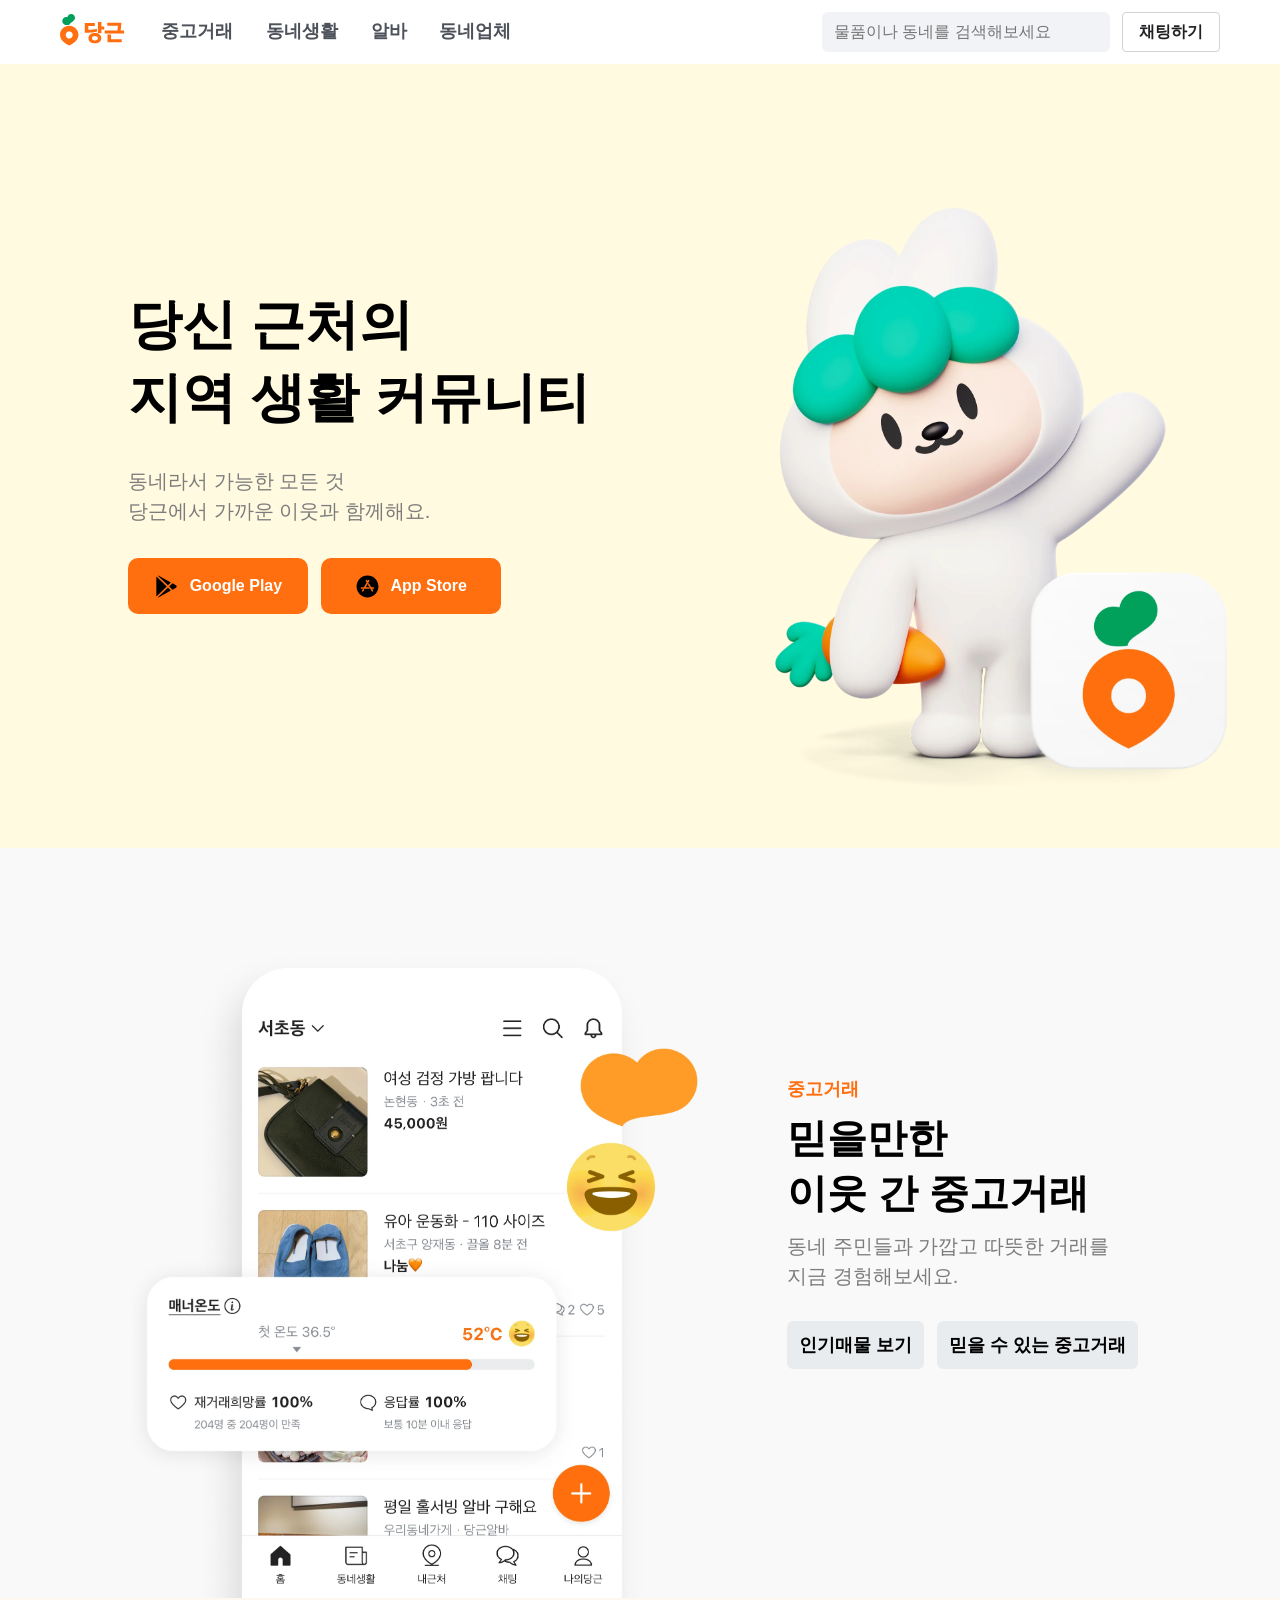
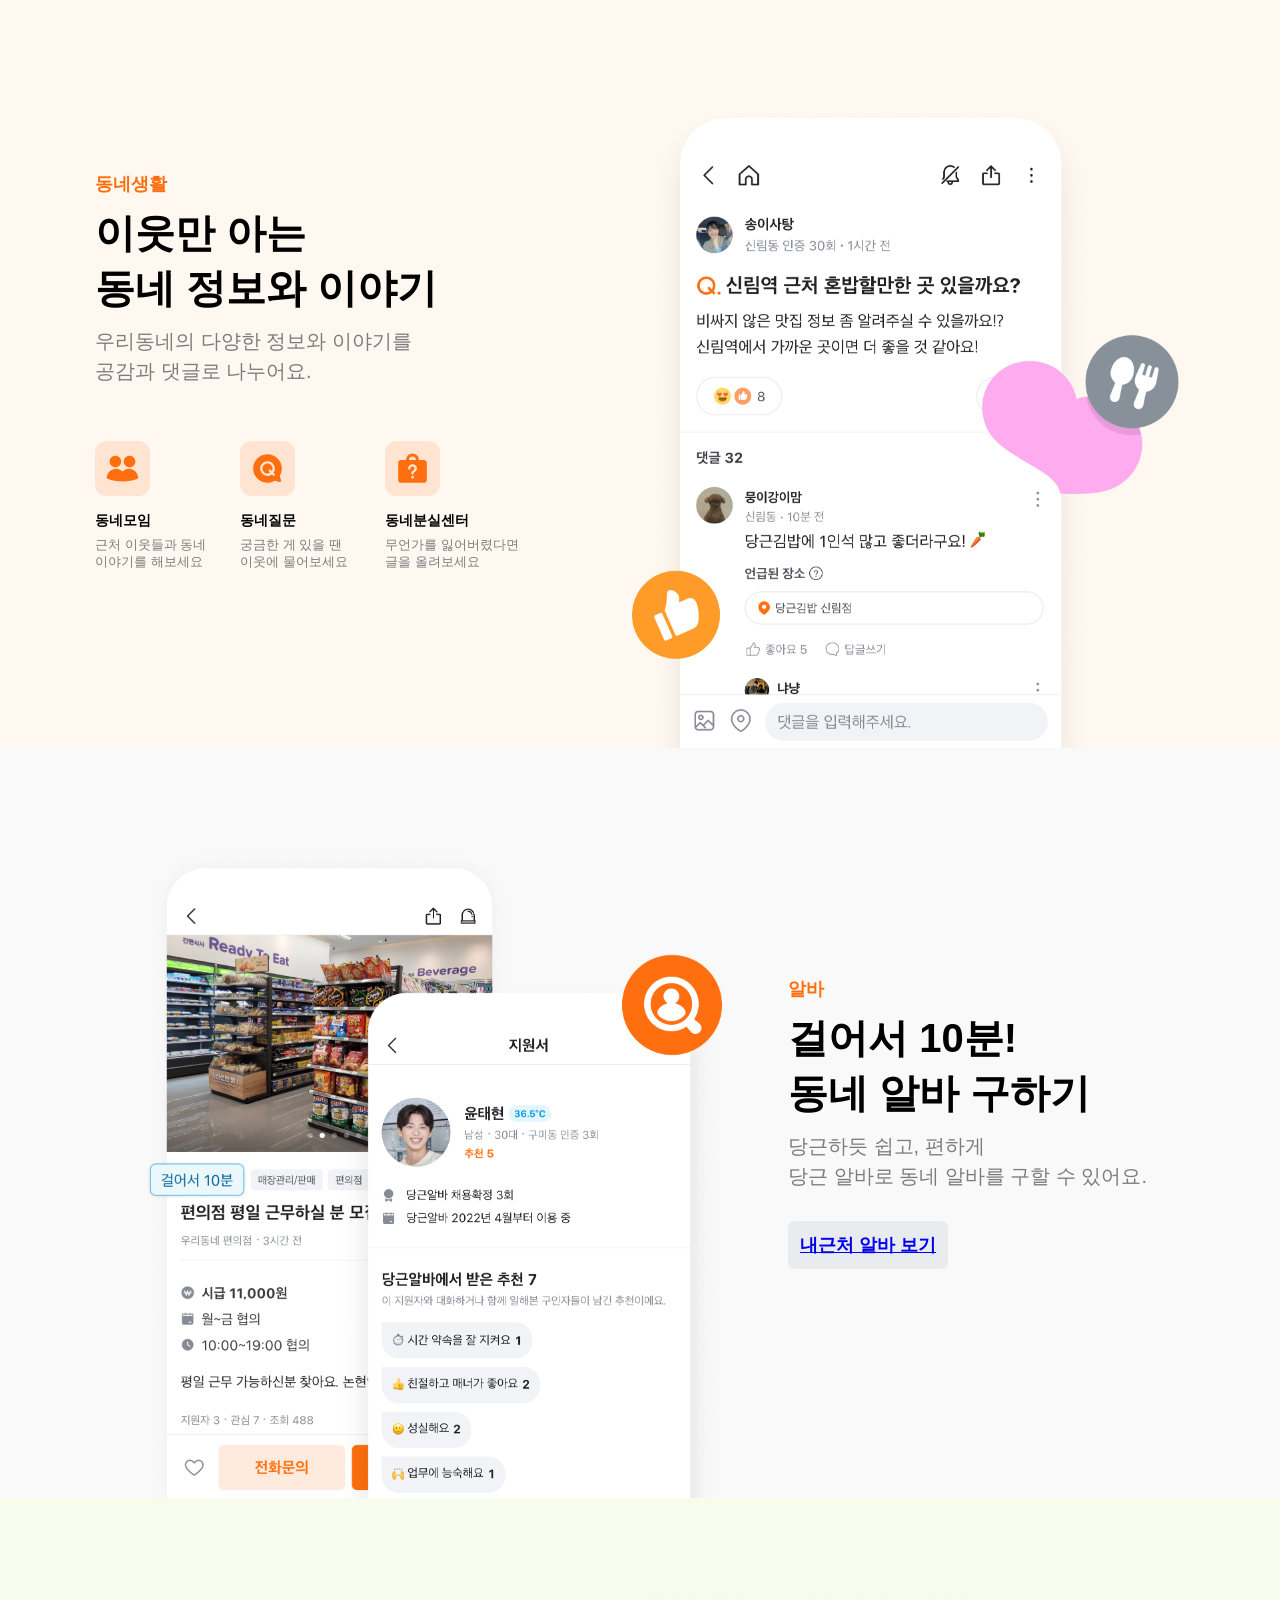
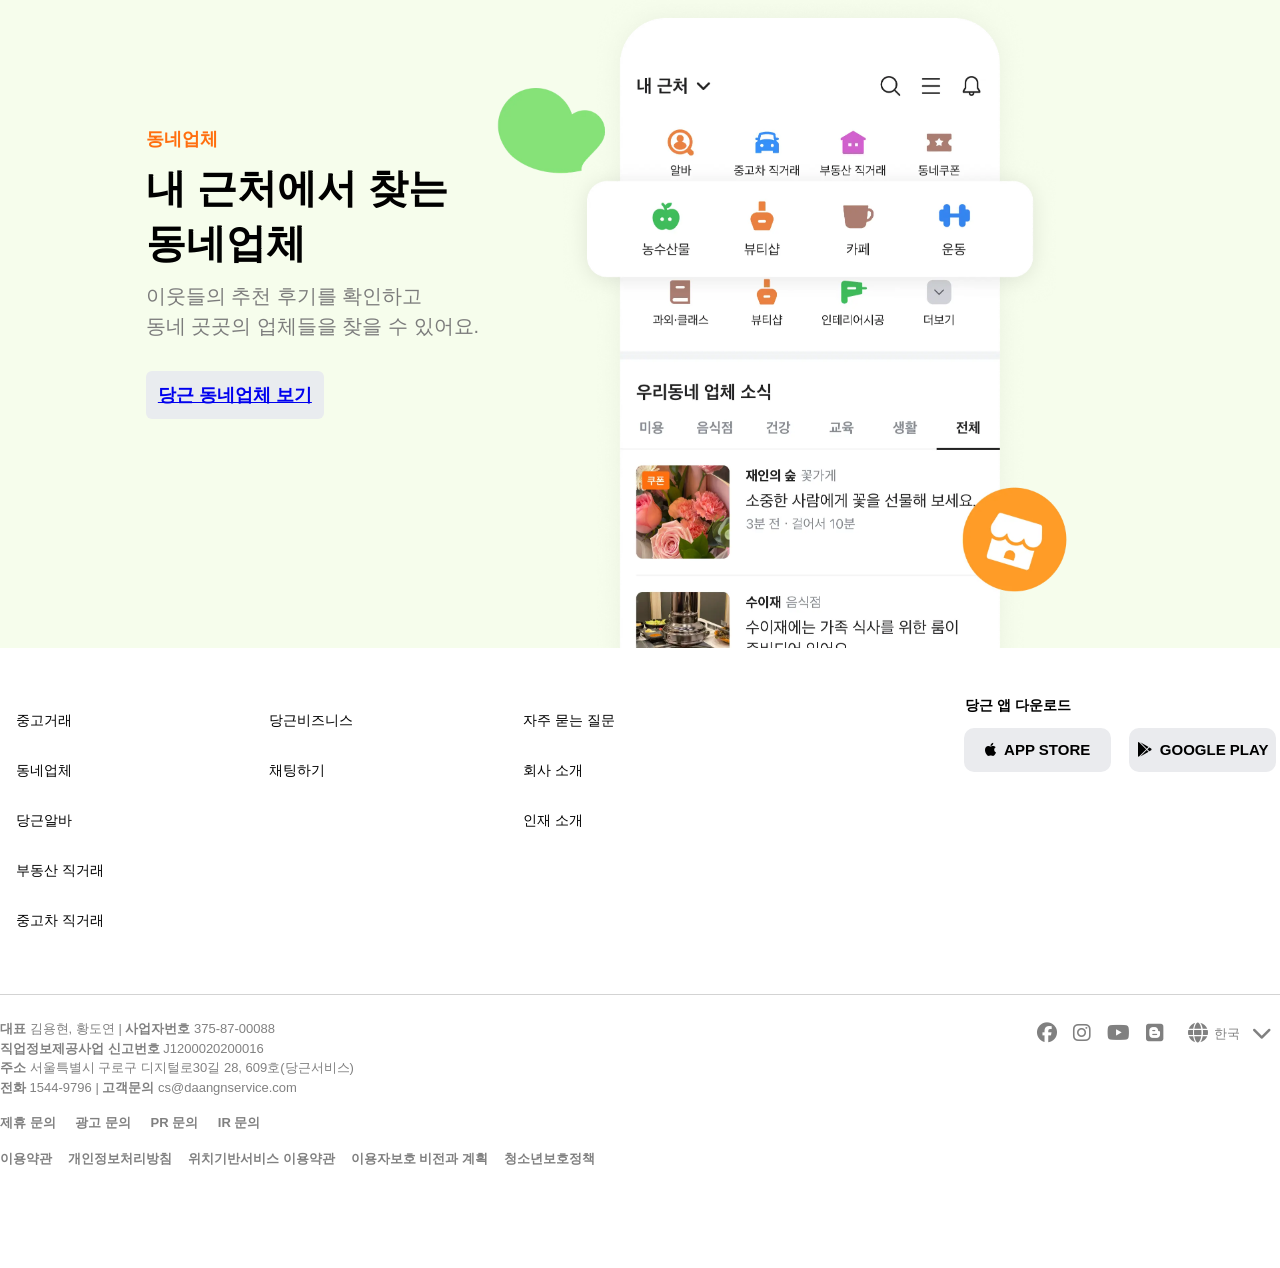
<file: index.html>
<!doctype html>
<html lang="ko">
  <head>
    <meta charset="UTF-8" />
    <meta name="viewport" content="width=device-width, initial-scale=1.0" />
    <title>당신 근처의 당근</title>
    <link
      rel="icon"
      type="image/x-icon"
      href="https://d1unjqcospf8gs.cloudfront.net/favicon_rebrand.ico"
    />
    <link
      rel="stylesheet"
      href="https://cdnjs.cloudflare.com/ajax/libs/font-awesome/6.5.1/css/all.min.css"
      integrity="sha512-DTOQO9RWCH3ppGqcWaEA1BIZOC6xxalwEsw9c2QQeAIftl+Vegovlnee1c9QX4TctnWMn13TZye+giMm8e2LwA=="
      crossorigin="anonymous"
      referrerpolicy="no-referrer"
    />
    <link rel="stylesheet" type="text/css" href="./index.css" />
  </head>

  <body>
    <header class="header">
      <div class="header_line">
        <a class="header_logo" href="">
          <svg
            width="65"
            height="36"
            viewBox="0 0 65 36"
            fill="none"
            xmlns="http://www.w3.org/2000/svg">
            <g clip-path="url(#clip0_47_13130)">
              <path
                d="M9.23186 11.6511C4.1335 11.6511 0 15.6932 0 20.7962C0 27.847 9.25838 31.5884 9.23186 31.5783C9.20661 31.5884 18.4637 27.847 18.4637 20.7962C18.4637 15.6969 14.3302 11.6511 9.23186 11.6511ZM9.23186 24.4985C8.54053 24.498 7.86486 24.2924 7.2903 23.9079C6.71573 23.5233 6.26807 22.977 6.00391 22.338C5.73975 21.6991 5.67096 20.9961 5.80623 20.318C5.9415 19.6399 6.27476 19.0171 6.76388 18.5285C7.25299 18.0398 7.87599 17.7072 8.55411 17.5726C9.23223 17.438 9.93502 17.5076 10.5736 17.7725C11.2122 18.0374 11.7579 18.4857 12.1418 19.0608C12.5256 19.6359 12.7304 20.3119 12.7301 21.0034C12.731 21.4632 12.6411 21.9187 12.4656 22.3437C12.2901 22.7687 12.0325 23.1549 11.7075 23.4802C11.3825 23.8055 10.9966 24.0634 10.5718 24.2392C10.1469 24.415 9.69161 24.5053 9.23186 24.5048V24.4985Z"
                fill="#FF6F0F"
              ></path>
              <path
                d="M11.3103 0C9.15573 0 7.6554 1.50565 7.41923 3.28415C4.54738 2.4909 2.29688 4.67359 2.29688 7.07354C2.29688 8.9114 3.55978 10.3956 5.24324 10.8781C6.60087 11.2659 9.04586 10.9766 9.04586 10.9766C9.03323 10.383 9.58007 9.73118 10.4237 9.13751C12.8232 7.44996 14.6999 6.65419 14.9891 4.35276C15.2922 1.94523 13.5052 0 11.3103 0Z"
                fill="#00A05B"
              ></path>
              <path
                d="M36.7873 14.8305C34.8374 15.4431 31.4616 15.769 28.2905 15.769V11.9114H34.8399V9.03906H24.7783V18.8208C30.2808 18.8208 35.0849 18.1576 37.1132 17.5298L36.7873 14.8305Z"
                fill="#FF6F0F"
              ></path>
              <path
                d="M41.4104 7.89453H37.9033V19.1402H41.4104V15.6148H44.2393V12.5467H41.4104V7.89453Z"
                fill="#FF6F0F"
              ></path>
              <path
                d="M34.8969 19.1138C31.1814 19.1138 28.4561 21.1613 28.4561 24.1663C28.4561 27.1713 31.1839 29.2188 34.8969 29.2188C38.6098 29.2188 41.3377 27.17 41.3377 24.1663C41.3377 21.1626 38.6124 19.1138 34.8969 19.1138ZM34.8969 26.4058C33.2223 26.4058 31.9657 25.6025 31.9657 24.1613C31.9657 22.72 33.2223 21.9179 34.8969 21.9179C36.5715 21.9179 37.8281 22.7213 37.8281 24.1613C37.8281 25.6012 36.5728 26.4058 34.8969 26.4058Z"
                fill="#FF6F0F"
              ></path>
              <path
                d="M51.0698 20.6055H47.4844V28.2133H61.735V25.202H51.0698V20.6055Z"
                fill="#FF6F0F"
              ></path>
              <path
                d="M61.2902 8.83301H47.3224V11.8443H57.7692C57.7692 12.5921 57.8046 14.3706 57.4623 16.3916H44.6514V19.5065H64.1002V16.3966H60.6347C61.0995 13.8426 61.2321 11.8519 61.2902 8.83301Z"
                fill="#FF6F0F"
              ></path>
            </g>
          </svg>
        </a>
        <nav class="header_menu">
          <a class="carrot_list" href="#body_service_title1">중고거래</a>
          <a class="carrot_list" href="#body_service_title2">동네생활</a>
          <a class="carrot_list" href="#body_service_title3">알바</a>
          <a class="carrot_list" href="#body_service_title4">동네업체</a>
        </nav>
        <form class="search_box">
          <input class="search" placeholder="물품이나 동네를 검색해보세요" />
        </form>
        <button type="button" id="chat_button">채팅하기</button>
      </div>
    </header>

    <section id="header" class="header-container">
      <div class="header-content">
        <div class="header-text-box">
          <h1 class="title">
            당신 근처의 <br />
            지역 생활 커뮤니티
          </h1>
          <p class="des">
            동네라서 가능한 모든 것 <br />
            당근에서 가까운 이웃과 함께해요.
          </p>
        </div>

        <div class="buttons">
          <a target="_blank" class="button" href="#">
            <img
              class="button-img"
              alt="Google Play"
              src="./images/playstore-logo.svg"
            />
            <span class="button-text">Google Play</span>
          </a>
          <a target="_blank" class="button" href="#">
            <img
              class="button-img"
              alt="App store"
              src="./images/appstore-logo.svg"
            />
            <span class="button-text">App Store</span>
          </a>
        </div>

        <div class="main-image-container">
            <img
              class="main-image-file"
              src="./images/image1__.webp"
              alt="당근 메인 이미지"
            />
        </div>
      </div>
    </section>

    <main>
      <section class="body_main_section" style="background-color: #f9f9f9">
        <div class="body_home_main_section">
          <div class="body_main_image">
            <img
              class="body_main_image"
              src="./images/main_image_1.webp"
              alt="중고거래 사진"
            />
          </div>
          <div id="body_service_title1">
            <p class="body_service_title">중고거래</p>
            <h1 class="body_main_title">
              믿을만한
              <br />
              이웃 간 중고거래
            </h1>
            <p class="body_service_comment">
              동네 주민들과 가깝고 따뜻한 거래를
              <br />
              지금 경험해보세요.
            </p>
            <div class="body_main_buttons">
              <a class="body_main_button">인기매물 보기 </a>
              <a class="body_main_button">믿을 수 있는 중고거래 </a>
            </div>
          </div>
        </div>
      </section>

      <section class="body_main_section" style="background-color: #fff8f1">
        <div class="body_home_main_section body_main_reverse">
          <div class="body_main_image">
            <img
              class="body_main_image"
              src="./images/main_image_2.webp"
              alt="동네생활 사진"
            />
          </div>
          <div id="body_service_title2">
            <p class="body_service_title">동네생활</p>
            <h1 class="body_main_title">
              이웃만 아는
              <br />
              동네 정보와 이야기
            </h1>
            <p class="body_service_comment">
              우리동네의 다양한 정보와 이야기를
              <br />
              공감과 댓글로 나누어요.
            </p>
            <ul class="body_main_story_list">
              <li class="body_main_story_list_item">
                <div class="body_story_list_image">
                  <img
                    class="body_story_list_image"
                    src="./images/b_list_image_1.svg"
                    alt="동네모임"
                  />
                </div>
                <div class="body_story_title">동네모임</div>
                <div class="body_story_comment">
                  근처 이웃들과 동네
                  <br />
                  이야기를 해보세요
                </div>
              </li>

              <li class="body_main_story_list_item">
                <div class="body_story_list_image">
                  <img
                    class="body_story_list_image"
                    src="./images/b_list_image_2.svg"
                    alt="동네모임"
                  />
                </div>
                <div class="body_story_title">동네질문</div>
                <div class="body_story_comment">
                  궁금한 게 있을 땐
                  <br />
                  이웃에 물어보세요
                </div>
              </li>

              <li class="body_main_story_list_item">
                <div class="body_story_list_image">
                  <img
                    class="body_story_list_image"
                    src="./images/b_list_image_3.svg"
                    alt="동네모임"
                  />
                </div>
                <div class="body_story_title">동네분실센터</div>
                <div class="body_story_comment">
                  무언가를 잃어버렸다면
                  <br />
                  글을 올려보세요
                </div>
              </li>
            </ul>
          </div>
        </div>
      </section>

      <section class="body_main_section" style="background-color: #f9f9f9">
        <div class="body_home_main_section">
          <div class="body_main_image">
            <img
              class="body_main_image"
              src="./images/main_image_3.webp"
              alt="알바 사진"
            />
          </div>
          <div id="body_service_title3">
            <p class="body_service_title">알바</p>
            <h1 class="body_main_title">
              걸어서 10분!
              <br />
              동네 알바 구하기
            </h1>
            <p class="body_service_comment">
              당근하듯 쉽고, 편하게
              <br />
              당근 알바로 동네 알바를 구할 수 있어요.
            </p>
            <div class="body_main_buttons">
              <a
                class="body_main_button"
                href="https://www.daangn.com/kr/jobs/about/"
                >내근처 알바 보기</a
              >
            </div>
          </div>
        </div>
      </section>

      <section class="body_main_section" style="background-color: #f6fdec">
        <div class="body_home_main_section body_main_reverse">
          <div class="body_main_image">
            <img
              class="body_main_image"
              src="./images/main_image_4.webp"
              alt="동네업체 사진"
            />
          </div>
          <div id = "body_service_title4">
            <p class="body_service_title">동네업체</p>
            <h1 class="body_main_title">
              내 근처에서 찾는
              <br />
              동네업체
            </h1>
            <p class="body_service_comment">
              이웃들의 추천 후기를 확인하고
              <br />
              동네 곳곳의 업체들을 찾을 수 있어요.
            </p>
            <div class="body_main_buttons">
              <a
                class="body_main_button"
                href="https://www.daangn.com/kr/local-profile/s/?in=%EC%9D%B8%ED%97%8C%EB%8F%99-349"
                >당근 동네업체 보기</a
              >
            </div>
          </div>
        </div>
      </section>
    </main>

    <footer id="footer_root">
      <div class="footer_body">
        <section class="footer_section1">
          <section class="footer_download">
            <div class="footer_download_text">당근 앱 다운로드</div>
            <div class="footer_download_buttons">
              <a
                class="footer_download_button"
                target="_blank"
                href="https://daangn.onelink.me/oWdR/duyc3blt?afdp=karrot://open?from=website&deep_link_value=karrot://open?from=website"
              >
                <div>
                  <i class="fa-brands fa-apple"></i>&nbsp;&nbsp;
                  <span>APP STORE</span>
                </div>
              </a>
              <a
                class="footer_download_button ml"
                target="_blank"
                href="https://daangn.onelink.me/oWdR/duyc3blt?afdp=karrot://open?from=website&deep_link_value=karrot://open?from=website"
              >
                <div>
                  <i class="fa-brands fa-google-play"></i>&nbsp;&nbsp;
                  <span>GOOGLE PLAY</span>
                </div>
              </a>
            </div>
          </section>
          <nav class="footer_menus">
            <ul class="footer_menus_row">
              <li class="footer_menus_item">
                <a target="_blank" href="https://www.daangn.com/fleamarket/"
                  >중고거래</a
                >
              </li>
              <li class="footer_menus_item">
                <a
                  target="_blank"
                  href="https://www.daangn.com/kr/nearby-stores/"
                  >동네업체</a
                >
              </li>
              <li class="footer_menus_item">
                <a target="_blank" href="https://www.daangn.com/kr/jobs/"
                  >당근알바</a
                >
              </li>
              <li class="footer_menus_item">
                <a target="_blank" href="https://www.daangn.com/kr/realty/"
                  >부동산 직거래</a
                >
              </li>
              <li class="footer_menus_item">
                <a target="_blank" href="https://www.daangn.com/kr/car/"
                  >중고차 직거래</a
                >
              </li>
            </ul>
            <ul class="footer_menus_row">
              <li class="footer_menus_item">
                <a target="_blank" href="https://business.daangn.com"
                  >당근비즈니스</a
                >
              </li>
              <li class="footer_menus_item">
                <a target="_blank" href="https://chat.daangn.com/onboarding"
                  >채팅하기</a
                >
              </li>
            </ul>
            <ul class="footer_menus_row">
              <li class="footer_menus_item">
                <a target="_blank" href="https://cs.kr.karrotmarket.com/wv/faqs"
                  >자주 묻는 질문</a
                >
              </li>
              <li class="footer_menus_item">
                <a target="_blank" href="https://about.daangn.com">회사 소개</a>
              </li>
              <li class="footer_menus_item">
                <a target="_blank" href="https://about.daangn.com/jobs"
                  >인재 소개</a
                >
              </li>
            </ul>
          </nav>
        </section>
        <section class="footer_section2">
          <section class="footer_info">
            <section class="footer_detailed">
              <div>
                <span
                  ><b>대표</b> 김용현, 황도연 |
                  <b>사업자번호</b> 375-87-00088</span
                >
              </div>
              <div>
                <span><b>직업정보제공사업 신고번호</b> J1200020200016</span>
              </div>
              <div>
                <span
                  ><b>주소</b> 서울특별시 구로구 디지털로30길 28,
                  609호(당근서비스)</span
                >
              </div>
              <div>
                <span
                  ><b>전화</b> 1544-9796 |
                  <b>고객문의</b> cs@daangnservice.com</span
                >
              </div>
            </section>
            <section class="footer_requests">
              <a target="_blank" href="mailto:contact@daangn.com">제휴 문의</a>
              <a target="_blank" href="mailto:ad@daangn.com">광고 문의</a>
              <a target="_blank" href="mailto:pr@daangn.com">PR 문의</a>
              <a target="_blank" href="mailto:ir@daangn.com">IR 문의</a>
            </section>
          </section>
          <section class="footer_icons">
            <a
              class="footer_icon"
              target="_blank"
              aria-label="facebook"
              href="https://www.facebook.com/daangn"
            >
              <i class="fa-brands fa-facebook"></i>
            </a>
            <a
              class="footer_icon"
              target="_blank"
              aria-label="instagram"
              href="https://www.instagram.com/daangnmarket/"
            >
              <i class="fa-brands fa-instagram"></i>
            </a>
            <a
              class="footer_icon"
              target="_blank"
              aria-label="youtube"
              href="https://www.youtube.com/channel/UC8tsBsQBuF7QybxgLmStihA"
            >
              <i class="fa-brands fa-youtube"></i>
            </a>
            <a
              class="footer_icon"
              target="_blank"
              aria-label="blog"
              href="https://blog.naver.com/daangn"
            >
              <i class="fa-brands fa-blogger"></i>
            </a>
            <div class="footer_language">
              <i class="fa-solid fa-globe"></i>
              <select>
                <option value="kr" selected>한국</option>
                <option value="https://uk.karrotmarket.com">영국</option>
                <option value="https://ca.karrotmarket.com">캐나다</option>
                <option value="https://us.karrotmarket.com">미국</option>
                <option value="https://jp.karrotmarket.com">일본</option>
              </select>
              <i class="fa-solid fa-chevron-down"></i>
            </div>
          </section>
          <section class="footer_rules">
            <div class="footer_rule">
              <a target="_blank" href="https://www.daangn.com/policy/terms"
                >이용약관</a
              >
            </div>
            <div class="footer_rule">
              <a target="_blank" href="https://privacy.daangn.com/"
                >개인정보처리방침</a
              >
            </div>
            <div class="footer_rule">
              <a target="_blank" href="https://www.daangn.com/policy/location"
                >위치기반서비스 이용약관</a
              >
            </div>
            <div class="footer_rule">
              <a target="_blank" href="https://www.daangn.com/wv/faqs/3994"
                >이용자보호 비전과 계획</a
              >
            </div>
            <div class="footer_rule">
              <a target="_blank" href="https://www.daangn.com/wv/faqs/9010"
                >청소년보호정책</a
              >
            </div>
          </section>
        </section>
      </div>
    </footer>
  </body>
</html>
</file>
<file: index.css>
@font-face {
  font-family: "Gilroy-Bold";
  font-display: swap;
  src: url(https://d1unjqcospf8gs.cloudfront.net/assets/Gilroy-Bold-76f01426d347c0a032cb7669f76f457dfe153f125b58f0ab76a71693796c6918.woff);
}
* {
  margin: 0;
  padding: 0;
}
html {
  min-width: 980px;
  height: 100%;
  font-size: 62.5%;
}

/* header css */
@font-face {
  font-family: "Gilroy-Bold";
  font-display: swap;
  src: url(https://d1unjqcospf8gs.cloudfront.net/assets/Gilroy-Bold-76f01426d347c0a032cb7669f76f457dfe153f125b58f0ab76a71693796c6918.woff);
}
* {
  margin: 0;
  padding: 0;
}
html {
  min-width: 980px;
  height: 100%;
  font-size: 62.5%;
}

body {
  font-family:
    -apple-system, BlinkMacSystemFont, "Segoe UI", Roboto, "Helvetica Neue",
    Arial, "Noto Sans", sans-serif, "Apple Color Emoji", "Segoe UI Emoji",
    "Segoe UI Symbol", "Noto Color Emoji";
  min-height: calc(100% - 77px);
  position: relative;
  -moz-osx-font-smoothing: grayscale;
  -webkit-font-smoothing: antialiased;
}

.header_line {
  max-width: 120rem;
  height: 6.4rem;
  padding: 1.2rem 2rem;
  box-sizing: border-box;
  justify-content: space-between;
  width: 100%;
  margin: 0 auto;
  position: relative;
  display: flex;
  align-items: center;
}

.header_logo {
  display: inline-flex;
  align-items: center;
  margin-right: 3.6rem;
}
.header_items {
  align-items: center;
  display: flex;
  width: 100%;
  padding-top: 0;
  padding-right: 4rem;
  padding-bottom: 0;
  padding-left: 0;
}

.header_menu {
  align-items: center;
  display: flex;
  width: 100%;
  padding-top: 0;
  padding-right: 4rem;
  padding-bottom: 0;
  padding-left: 0;
  display: inline-block;
  list-style: none;
  padding: 0;
  margin: 0;
}

.carrot_list {
  line-height: 1.32;
  font-weight: 700;
  font-size: 1.8rem;
  color: #4d5159;
  font-style: normal;
  margin-right: 3rem;
  text-decoration: none;
  cursor: pointer;
  -webkit-tap-highlight-color: transparent;
}

.search {
  width: 28.8rem;
  line-height: 1.36;
  font-size: 1.6rem;
  background-color: #f2f3f6;
  box-sizing: border-box;
  height: 4rem;
  padding: 0.9rem 1.2rem;
  border: none;
  border-radius: 0.6rem;
  color: #212124;
  margin: 1.6rem 0;
}

#chat_button {
  line-height: 1.3;
  font-size: 1.6rem;
  font-weight: 700;
  display: block;
  white-space: nowrap;
  background-color: #ffffff;
  color: #212124;
  padding: 0.8rem 1.6rem;
  min-height: 4rem;
  margin: 1.6rem 0;
  border-radius: 0.4rem;
  border: 1px solid #d1d3d8;
}

.search_box {
  display: block;
  position: relative;
  margin-right: 1.2rem;
}

#header {
  background-color: #fffae0;
  padding-top: 24px;
}

.header-content {
  width: 1024px;
  height: 760px;
  margin: 0 auto;
  position: relative;
  background-color: #fffae0;
}

.title {
  font-size: 54px;
  font-weight: 700;
  line-height: 73px;
  padding-top: 200px;
  margin-top: 0px;
  margin-bottom: 2.2rem;
  margin-right: 0;
  margin-left: 0;
}

.des {
  font-size: 20px;
  font-weight: 400;
  color: #7c7c7c;
  line-height: 30px;
  margin-top: 3.2rem;
}

.buttons {
  margin-top: 17px;
}

.button {
  width: 180px;
  height: 56px;
  border-radius: 10px;
  background-color: #ff6f0f;
  box-sizing: border-box;
  text-decoration: none;
  padding: 14px 2rem;
  display: inline-block;
  vertical-align: middle;
  text-align: center;
  margin-right: 1rem;
  margin-top: 1.5rem;
}

.button-img {
  fill: #fff;
  vertical-align: middle;
  display: inline-block;
  width: 25px;
}

.button-text {
  display: inline-block;
  color: #fff;
  font-size: 16px;
  margin-left: 8px;
  font-weight: 700;
  vertical-align: middle;
  line-height: 28px;
}

.main-image-container {
  position: absolute;
  right: -168px;
  bottom: -2px;
}

.main-image-file {
  width: 655px;
  height: 800px;
  background-repeat: no-repeat;
  background-size: 804px 685px;
}

/* body css */
/* body section */
.body_main_section {
  background-color: #f9f9f9;
}

.body_main_image {
  width: 655px;
  height: 750px;
}

.body_main_title {
  font-size: 40px;
  line-height: 55px;
  margin: 10px 0px;
}

/*reference*/

.body_home_main_section {
  width: 100%;
  justify-content: center;
  align-items: center;
  display: flex;
}

.body_service_title {
  color: #ff6f0f;
  font-size: 18px;
  font-weight: 800;
  margin: 0;
}

.body_service_comment {
  color: #7c7c7c;
  font-size: 20px;
  line-height: 30px;
  margin: 0;
}

.body_main_buttons {
  margin-top: 30px;
}

.body_main_button {
  font-size: 18px;
  line-height: 24px;
  font-weight: 700;
  background-color: #e9ecef;
  border-radius: 6px;
  padding: 12px;
  display: inline-block;
  margin-right: 10px;
  cursor: pointer;
}

.body_main_button:hover {
  background-color: gainsboro;
}

.body_main_reverse {
  flex-direction: row-reverse;
}

.body_main_story_list {
  margin-top: 50px;
  display: flex;
  list-style-type: none;
  justify-content: space-between;
  padding: 0px;
}

.body_main_story_list_item {
  margin-right: 5px;
  margin-left: 0px;
  width: 140px;
}

ul li {
  margin: 5px;
}

.body_story_list_image {
  width: 55px;
}

.body_story_title {
  margin: 12px 0px 5px 0px;
  font-size: 14px;
  line-height: 1.5;
  font-weight: bold;
}

.body_story_comment {
  font-weight: 400;
  font-size: 13px;
  color: #7c7c7c;
  line-height: 17px;
}

/* footer css */
.footer_section1 {
  padding: 4.8rem 0;
  display: block;
}
.footer_menus {
  display: flex;
  max-width: 76.8rem;
  font-size: 1.4rem;
}
.footer_menus_row {
  display: flex;
  flex-direction: column;
  padding-inline-start: 0;
  margin-block-start: 0;
  margin-block-end: 0;
  width: 33%;
  list-style-type: disc;
}
.footer_menus_item:not(:last-child) {
  margin-bottom: 1.6rem;
}
.footer_menus_item {
  width: fit-content;
  list-style: none;
  margin: 1.6rem;
}
.footer_menus_item a {
  text-decoration: none;
  outline: 0;
  color: black;
}
.footer_menus_item a:hover {
  text-decoration: underline;
}
.footer_download {
  float: right;
  margin-bottom: 0;
  display: flex;
  flex-direction: column;
}
.footer_download_text {
  line-height: 1.4;
  font-size: 1.4rem;
  font-weight: 700;
  padding-left: 5px;
}
.footer_download_buttons {
  display: flex;
}
.footer_download_button {
  display: block;
  margin-top: 0.8rem;
  text-decoration: none;
  outline: 0;
  display: flex;
  color: black;
  font-weight: 700;
  font-size: 1.5rem;
  padding: 0.4rem;
  width: 147px;
  height: 44px;
}
.ml {
  margin-left: 1rem;
}
.footer_download_button div {
  width: 100%;
  padding: 5px;
  border-radius: 10px;
  background-color: #eaebee;
  display: flex;
  align-items: center;
  justify-content: center;
}

/* footer section 2 */
.footer_section2 {
  border-top: 1px solid lightgray;
  padding: 2.4rem 0 10rem;
  position: relative;
}
.footer_info {
  color: gray;
  font-size: 1.3rem;
}
.footer_detailed {
  line-height: 1.5;
  margin-bottom: 1.6rem;
}
.footer_requests {
  margin-bottom: 1.6rem;
  display: block;
}
.footer_requests a {
  margin-right: 1.6rem;
  line-height: 1.5;
  text-decoration: none;
  outline: 0;
  font-weight: 700;
  color: gray;
}
.footer_requests a:hover {
  text-decoration: underline;
}
.footer_icons {
  margin-top: 0;
  grid-column: 3/4;
  grid-row: 1/2;
  display: flex;
  align-items: center;
  position: absolute;
  top: 2rem;
  right: 0;
}
.footer_icon {
  margin-right: 1.6rem;
  text-decoration: none;
  outline: 0;
  color: gray;
  font-size: 2rem;
}
.footer_language {
  color: gray;
  font-size: 2rem;
  display: flex;
  padding: 0.8rem;
  border-radius: 0.4rem;
  cursor: pointer;
}
.footer_language select {
  color: gray;
  background-color: white;
  border: none;
  text-indent: 0.1rem;
  cursor: pointer;
  -webkit-appearance: none;
  padding-left: 0.5rem;
}
.footer_rules {
  flex-wrap: wrap;
  display: flex;
  grid-column: 1/4;
  font-size: 1.3rem;
}
.footer_rule {
  margin-right: 1.6rem;
  line-height: 1.5;
}
.footer_rule a {
  line-height: 1.5;
  text-decoration: none;
  outline: 0;
  font-weight: 700;
  white-space: nowrap;
  color: gray;
}
.footer_rule a:hover {
  text-decoration: underline;
}
</file>
